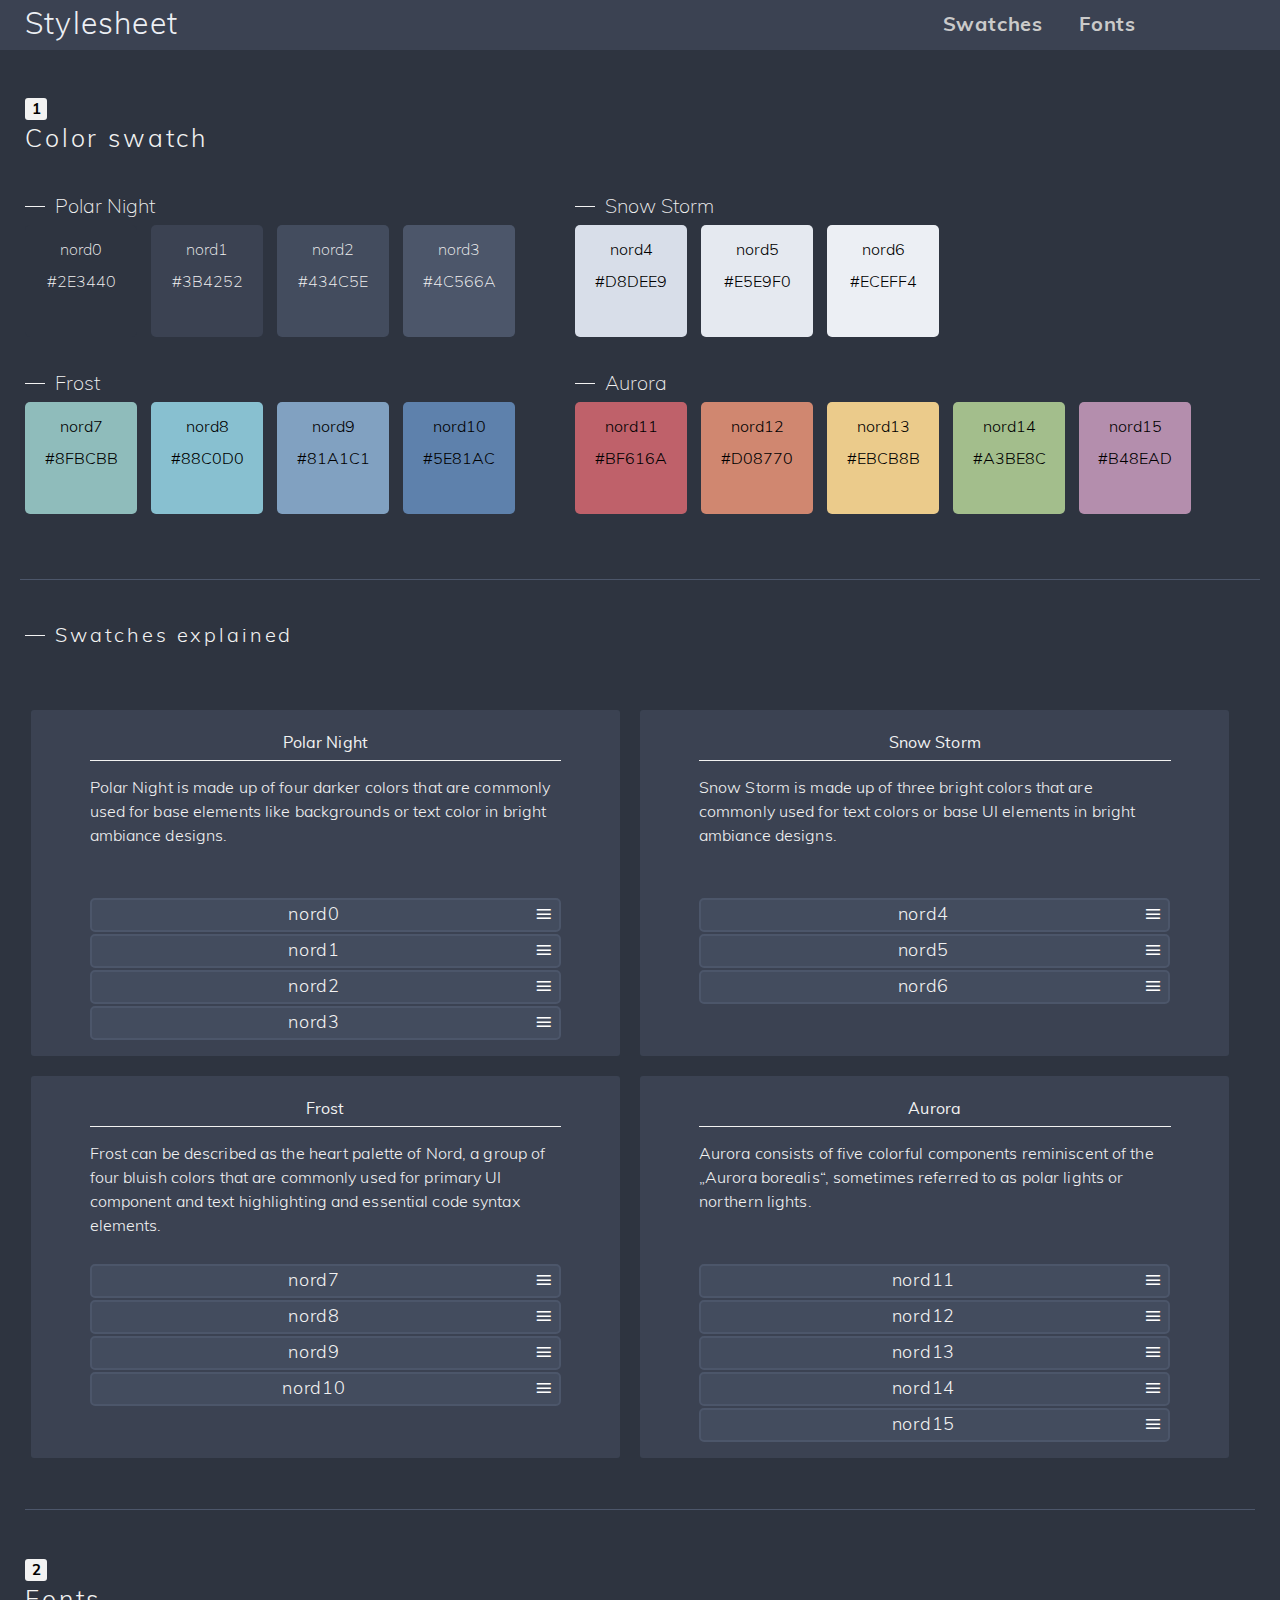
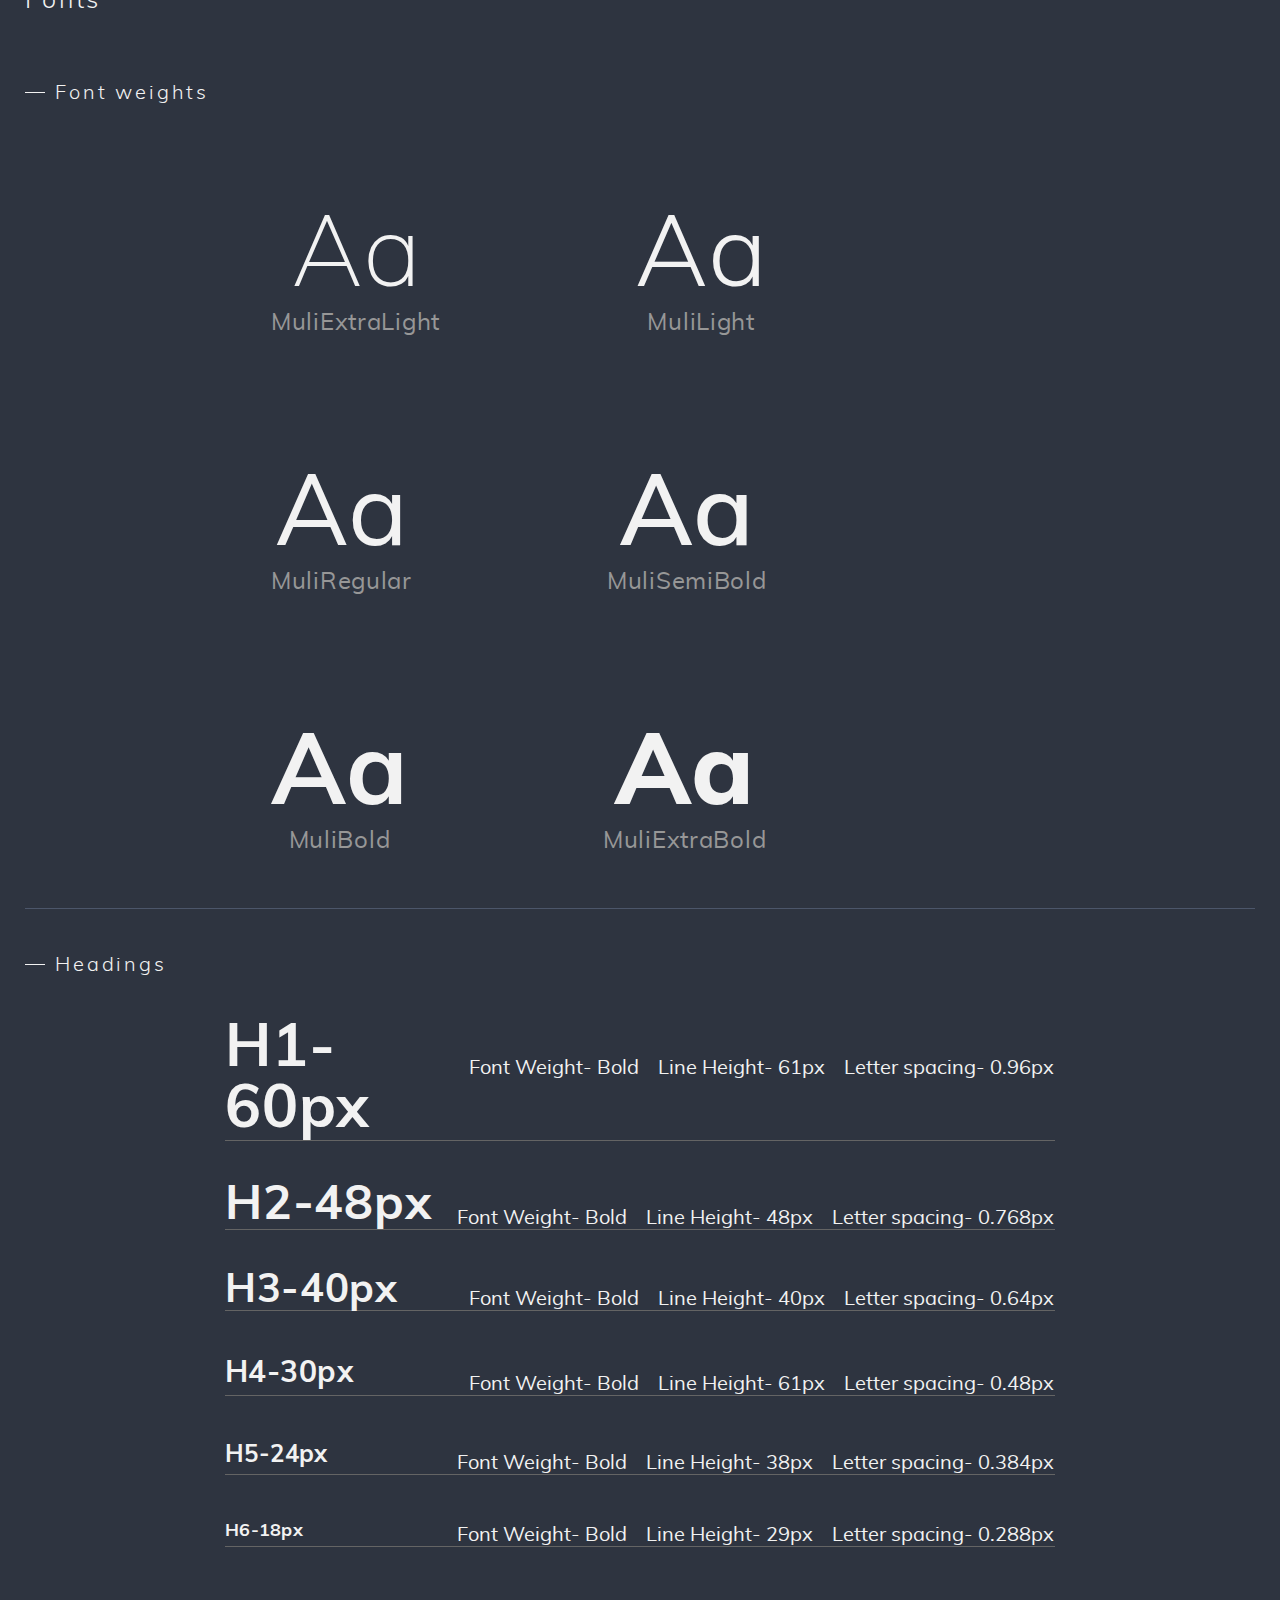
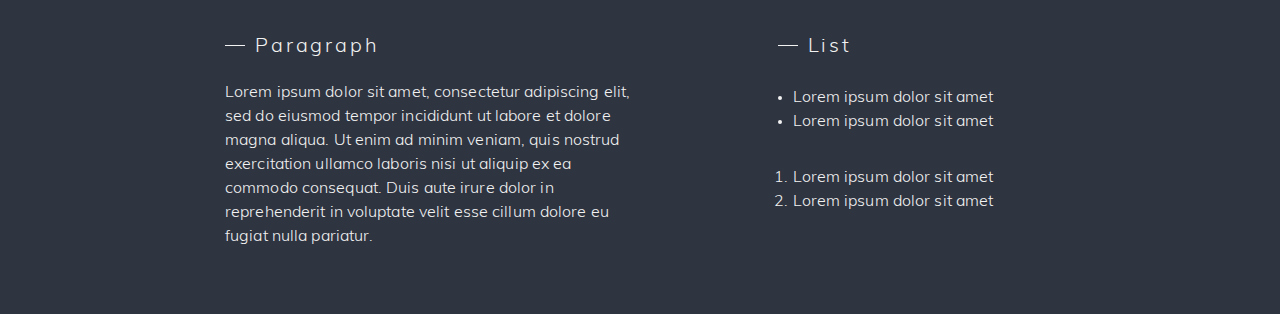
<file: index.html>
<!DOCTYPE html>
<html>
<head>
    <title>Stylesheet</title>
    <link rel="stylesheet" href="./resources/fonts/stylesheet.css">
    <link rel="stylesheet" href="./styles.css">
</head>
<body>
<section class="container">
    <nav>
        <p id="logo">Stylesheet</p>
        <div class="nav-bar">
        <p><a href="#swatch">Swatches </a><a href="#fonts">Fonts</a></p>
        </div>
    </nav>
    <p class="number">1</p>
    <p class="swatch">Color swatch</p>
    <section class="color-container">
    <div>
        <div class="label_polar">
            <p class="title">Polar Night</p>
            <div class="color-panel nord0">
                <p class="color-label">nord0</p>
                <p class="color-hex">#2E3440</p>
            </div>
            <div class="color-panel nord1">
                <p class="color-label nord1">nord1</p>
                <p class="color-hex">#3B4252</p>
            </div>
            <div class="color-panel nord2">
                <p class="color-label nord2">nord2</p>
                <p class="color-hex">#434C5E</p>
            </div>
            <div class="color-panel nord3">
                <p class="color-label nord3">nord3</p>
                <p class="color-hex">#4C566A</p>
            </div>
        </div>
    </div>
    <div>
    <div class="label">
        <p class="title">Snow Storm</p>
        <div class=" color-panel nord4">
            <p class="color-label">nord4</p>
            <p class="color-hex">#D8DEE9</p>
        </div>
        <div class="color-panel nord5">
            <p class="color-label">nord5</p>
                <p class="color-hex">#E5E9F0</p>
        </div>
        <div class="color-panel nord6">
            <p class="color-label">nord6</p>
                <p class="color-hex">#ECEFF4</p>
        </div>
    </div>
        
    </div>
    <div>
        <div class="label">
            <p class="title">Frost</p>
            <div class="color-panel nord7">
                <p class="color-label">nord7</p>
                <p class="color-hex">#8FBCBB</p>
            </div>
            <div class="color-panel nord8">
                <p class="color-label">nord8</p>
                <p class="color-hex">#88C0D0</p>
            </div>
            <div class="color-panel nord9">
                <p class="color-label">nord9</p>
                <p class="color-hex">#81A1C1</p>
            </div>
            <div class="color-panel nord10">
                <p class="color-label">nord10</p>
                <p class="color-hex">#5E81AC</p>
            </div>
        </div>
    </div>
    <div>
        <div class="label">
            <p class="title">Aurora</p>
            <div class="color-panel nord11">
                <p class="color-label">nord11</p>
                <p class="color-hex">#BF616A</p>
            </div>
            <div class="color-panel nord12">
                <p class="color-label">nord12</p>
                <p class="color-hex">#D08770</p>
            </div>
            <div class="color-panel nord13">
                <p class="color-label">nord13</p>
                <p class="color-hex">#EBCB8B</p>
            </div>
            <div class="color-panel nord14">
                <p class="color-label">nord14</p>
                <p class="color-hex">#A3BE8C</p>
            </div>
            <div class="color-panel nord15">
                <p class="color-label">nord15</p>
                <p class="color-hex">#B48EAD</p>
            </div>
        </div>

    </div>

</section>
<section class="color-explained">
        <p id="cexp">Swatches explained</p>
    <div class="explained">
        <div class="explained info">
        <p class="title">Polar Night</p>
        <p class="shortinfo">Polar Night is made up of four darker colors that are commonly used for 
            base elements like backgrounds or text color in bright ambiance designs.
        </p>
        <button class="collapsible">nord0</button>
        <div class="content">
                <p><span>The origin color or the Polar Night palette.</span><br><br>

                    For dark ambiance designs, it is used for background and area coloring while
                     it's not used for syntax highlighting at all because otherwise it would collide with the same background 
                     color. <br><br>
                    
                    For bright ambiance designs, it is used for base elements like plain text, the text editor 
                    caret and reserved syntax characters like curly- and square brackets.
                    It is rarely used for passive UI elements like borders, but might be 
                    possible to achieve a higher contrast and better visual distinction (harder/not flat) between larger 
                    components.
                </p>
            </div>
            <button class="collapsible">nord1</button>
            <div class="content">
                <p><span>A brighter shade color based on nord0</span><br><br>

                    For dark ambiance designs it is used for elevated, more prominent or focused UI elements like <br><br>

                    <ul>
                        <li>status bars and text editor gutters</li>
                        <li>panels, modals and floating popups like notifications or auto completion</li>
                        <li>user interaction/form components like buttons, text/select fields or checkboxes</li>
                    </ul>
                </p>
                <p>
                    It also works fine for more inconspicuous and passive elements like borders or as dropshadow 
                    between different components.
                    There's currently no official port project that makes use of it for syntax highlighting.
                    <br><br>
                    For bright ambiance designs, it is used for more subtle/inconspicuous UI text elements that do not need so 
                    much visual attention.
                    Other use cases are also state animations like a more brighter text color when a button is hovered, 
                    active or focused.
                </p>
            </div>
            <button class="collapsible">nord2</button>
            <div class="content">
                <p><span>An even more brighter shade color of nord0</span><br><br>

                    For dark ambiance designs, it is used to colorize the currently active text editor line as well as selection- 
                    and text highlighting color.
                    For both bright & dark ambiance designs it can also be used as an brighter 
                    variant for the same target elements like nord1.</p>
                </div>
            <button class="collapsible">nord3</button>
            <div class="content">
                <p><span>The brightest shade color based on nord0</span><br><br>

                    For dark ambiance designs, it is used for UI elements like indent- and wrap guide marker.
                    In the context of code syntax highlighting it is used for comments and invisible/non-printable 
                    characters. <br><br>
                    
                    For bright ambiance designs, it is, next to nord1 and nord2 as darker variants, also used for the most 
                    subtle/inconspicuous UI text elements that do not need so much visual attention.
                </p>
        </div>
        
        </div>
        <div class="explained info">
            <p class="title">Snow Storm</p>
        <p  class="shortinfo">Snow Storm is made up of three bright colors that are commonly used for text colors or base UI elements in bright ambiance designs.</p>
        <button class="collapsible">nord4</button>
        <div class="content">
                <p><span>The origin color or the Snow Storm palette.</span><br><br>

                    For dark ambiance designs, it is used for UI elements like the text editor caret.
                    In the context of syntax highlighting it is used as text color for variables, constants, 
                    attributes and fields.<br><br>
                    For bright ambiance designs, it is used for elevated, more prominent or focused UI elements like
                    <br><br>
                    <ul>
                        <li>status bars and text editor gutters</li>
                        <li>panels, modals and floating popups like notifications or auto completion</li>
                        <li>user interaction/form components like buttons, text/select fields or checkboxes</li>
                    </ul>
                    </p><p>
                    <br>
                    It also works fine for more inconspicuous and passive elements like borders or as dropshadow 
                    between different components.
                    In the context of syntax highlighting it's not used at all.
                </p>
            </div>
            <button class="collapsible">nord5</button>
            <div class="content">
                <p><span>A brighter shade color of nord4</span><br><br>

                    For dark ambiance designs, it is used for more subtle/inconspicuous UI text elements that do not need so 
                    much visual attention.
                    Other use cases are also state animations like a more brighter text 
                    color when a button is hovered, active or focused. <br><br>

                    For bright ambiance designs, it is used to colorize the currently active text editor 
                    line as well as selection- and text highlighting color.
                </p>
            </div>
            <button class="collapsible">nord6</button>
            <div class="content">
                <p><span>The brightest shade color based on nord4.</span><br><br>

                    For dark ambiance designs, it is used for elevated UI text elements that require more visual attention.
                    In the context of syntax highlighting it is used as text color for plain text as well as 
                    reserved and structuring 
                    syntax characters like curly- and square brackets.<br><br>

                    For bright ambiance designs, it is used as background and area coloring while it's not used for syntax 
                    highlighting at all because otherwise it would collide with the same background color.
                
                </p>
                </div>
        </div>
        <div class="explained info">
            <p class="title">Frost</p>
        <p  class="shortinfo">Frost can be described as the heart palette of Nord, a group of four bluish colors that are commonly used for primary UI component 
            and text highlighting and essential code syntax elements.</p>
            <button class="collapsible">nord7</button>
            <div class="content">
                    <p><span>A calm and highly contrasted color reminiscent of frozen polar water.</span><br><br>
    
                        Used for UI elements that should, next to the primary accent color nord8, stand out and get more visual attention.
                        In the context of syntax highlighting it is used for classes, types and primitives.<br><br>
                        For bright ambiance designs, it is used for elevated, more prominent or focused UI elements like
                    </p>
                </div>
                <button class="collapsible">nord8</button>
                <div class="content">
                    <p><span>The bright and shiny primary accent color reminiscent of pure and clear ice.</span><br><br>
    
                        Used for primary UI elements with main usage purposes that require the most visual attention.
                        In the context of syntax highlighting it is used for declarations, calls and execution statements 
                        of functions, methods and routines.<br><br>

                    </p>
                </div>
                <button class="collapsible">nord9</button>
                <div class="content">
                    <p><span>A more darkened and less saturated color reminiscent of arctic waters.</span><br><br>
    
                        Used for secondary UI elements that also require more visual attention than other elements.
                        In the context of syntax highlighting it is used for language specific, syntactic and 
                        reserved keywords as well as
                    </p>
                    </div>
                    <button class="collapsible">nord10</button>
                    <div class="content">
                        <p><span>A dark and intensive color reminiscent of the deep arctic ocean.</span><br><br>
        
                            Used for tertiary UI elements that require more visual attention than default elements.
                            In the context of syntax highlighting it is used for pragmas, comment keywords and pre-processor statements.
                        
                        </p>
                        </div>
        </div>
        <div class="explained info">
            <p class="title">Aurora</p>
        <p  class="shortinfo">Aurora consists of five colorful components reminiscent of the „Aurora borealis“, sometimes referred to as polar lights or northern 
            lights.</p>
            <button class="collapsible">nord11</button>
            <div class="content">
                    <p>Used for UI elements that are rendering error states like linter markers and the highlighting of Git diff deletions.
                        In the context of syntax highlighting it is used to override the highlighting of 
                        syntax elements that are detected as errors.
                    </p>
                </div>
                <button class="collapsible">nord12</button>
                <div class="content">
                    <p>Rarely used for UI elements, but it may indicate a more advanced or dangerous functionality.
                        In the context of syntax highlighting it is used for special syntax elements like annotations and decorators.

                    </p>
                </div>
                <button class="collapsible">nord13</button>
                <div class="content">
                    <p>Used for UI elements that are rendering warning states like linter markers and the highlighting of Git diff modifications.
                        In the context of syntax highlighting it is used to override the highlighting of syntax elements that are detec
                        ted as warnings as well as escape characters and within regular expressions.
                    </p>
                    </div>
                    <button class="collapsible">nord14</button>
                    <div class="content">
                        <p>Used for UI elements that are rendering success states and visualizations and the highlighting of Git diff additions.
                            In the context of syntax highlighting it is used as main color for strings of any type like double/
                            single quoted or interpolated.
                        </p>
                        </div>
                        <button class="collapsible">nord15</button>
                        <div class="content">
                            <p>
                                Rarely used for UI elements, but it may indicate a more uncommon functionality.
                                In the context of syntax highlighting it is used as main color for numbers of 
                                any type like integers and floating point numbers.
                            </p>
                            </div>
        </div>
        </div>
    </div>
</section>

    <section class="fonts">
        <div id="fonts"></div>
        <p class="number">2</p>
        <p class="swatch">Fonts</p>
        <p class="weights">Font weights</p>
        <div class="fweights">
            <div class="letterboxes">
            <div class="aa">
                <p class="letter extralight">Aa</p>
                <p class="muli">MuliExtraLight</p>
            </div>
            <div class="aa">
                <p class="letter light">Aa</p>
                <p class="muli">MuliLight</p>
            </div>
            <div class="aa">
                <p class="letter regular">Aa</p>
                <p class="muli">MuliRegular</p>
            </div>
            <div class="aa">
                <p class="letter semibold">Aa</p>
                <p class="muli">MuliSemiBold</p>
            </div>
            <div class="aa">
                <p class="letter bold">Aa</p>
                <p class="muli">MuliBold</p>
            </div>
            <div class="aa">
                <p class="letter extrabold">Aa</p>
                <p class="muli">MuliExtraBold</p>
            </div>
            </div>

        </div>
        <p class="weights">Headings</p>
        <div class="headings">
            <div class="head">
                <div class="fuck">
                <p class="h1info">Font Weight- Bold&emsp;Line Height- 61px&emsp;Letter spacing- 0.96px</p>
            </div>
                <h1 class="h1">H1-60px</h1>
            </div>

            <div class="head">
                <p class="h2info">Font Weight- Bold&emsp;Line Height- 48px&emsp;Letter spacing- 0.768px</p>
                <h2 class="h2">H2-48px</h2>
            </div>

            <div class="head">
                <p class="h3info">Font Weight- Bold&emsp;Line Height- 40px&emsp;Letter spacing- 0.64px</p>
                <h3 class="h3">H3-40px</h3>
            </div>
            <div class="head">
                <p class="h4info">Font Weight- Bold&emsp;Line Height- 61px&emsp;Letter spacing- 0.48px</p>
                <h4 class="h4">H4-30px</h4>
            </div>
            <div class="head">
                <p class="h5info">Font Weight- Bold&emsp;Line Height- 38px&emsp;Letter spacing- 0.384px</p>
                <h5 class="h5">H5-24px</h5>
            </div>
            <div class="head">
                <p class="h6info">Font Weight- Bold&emsp;Line Height- 29px&emsp;Letter spacing- 0.288px</p>
                <h6 class="h6">H6-18px</h6>
            </div>
        </div>

        <section class="examples">
        <div class="para">
            <p class="weights">Paragraph</p>
        <p>Lorem ipsum dolor sit amet, consectetur adipiscing elit, 
            sed do eiusmod tempor incididunt ut labore et dolore magna aliqua. Ut enim ad minim veniam, 
            quis nostrud exercitation ullamco laboris nisi ut aliquip ex ea commodo consequat. 
            Duis aute irure dolor in reprehenderit in voluptate velit esse cillum dolore eu fugiat nulla pariatur.</p>
        </div>
        <div class="list">
            <p class="weights">List</p>
        <ul>
            <li>Lorem ipsum dolor sit amet</li>
            <li>Lorem ipsum dolor sit amet</li>
        </ul>
        <ol>
            <li>Lorem ipsum dolor sit amet</li>
            <li>Lorem ipsum dolor sit amet</li>
        </ol>
    </div>
    </section>
    </section>
</section>

    <script src="./script.js"></script>
</body>
</html>
</file>
<file: resources/fonts/stylesheet.css>
@font-face {
    font-family: 'muliblack';
    src: url('muli-black-webfont.woff2') format('woff2'),
         url('muli-black-webfont.woff') format('woff');
    font-weight: normal;
    font-style: normal;

}




@font-face {
    font-family: 'muliblack_italic';
    src: url('muli-blackitalic-webfont.woff2') format('woff2'),
         url('muli-blackitalic-webfont.woff') format('woff');
    font-weight: normal;
    font-style: normal;

}




@font-face {
    font-family: 'mulibold';
    src: url('muli-bold-webfont.woff2') format('woff2'),
         url('muli-bold-webfont.woff') format('woff');
    font-weight: normal;
    font-style: normal;

}




@font-face {
    font-family: 'mulibold_italic';
    src: url('muli-bolditalic-webfont.woff2') format('woff2'),
         url('muli-bolditalic-webfont.woff') format('woff');
    font-weight: normal;
    font-style: normal;

}




@font-face {
    font-family: 'muliextrabold';
    src: url('muli-extrabold-webfont.woff2') format('woff2'),
         url('muli-extrabold-webfont.woff') format('woff');
    font-weight: normal;
    font-style: normal;

}




@font-face {
    font-family: 'muliextrabold_italic';
    src: url('muli-extrabolditalic-webfont.woff2') format('woff2'),
         url('muli-extrabolditalic-webfont.woff') format('woff');
    font-weight: normal;
    font-style: normal;

}




@font-face {
    font-family: 'muliextralight';
    src: url('muli-extralight-webfont.woff2') format('woff2'),
         url('muli-extralight-webfont.woff') format('woff');
    font-weight: normal;
    font-style: normal;

}




@font-face {
    font-family: 'muliextralight_italic';
    src: url('muli-extralightitalic-webfont.woff2') format('woff2'),
         url('muli-extralightitalic-webfont.woff') format('woff');
    font-weight: normal;
    font-style: normal;

}


@font-face {
    font-family: 'muliitalic';
    src: url('muli-italic-webfont.woff2') format('woff2'),
         url('muli-italic-webfont.woff') format('woff');
    font-weight: normal;
    font-style: normal;

}




@font-face {
    font-family: 'mulilight';
    src: url('muli-light-webfont.woff2') format('woff2'),
         url('muli-light-webfont.woff') format('woff');
    font-weight: normal;
    font-style: normal;

}




@font-face {
    font-family: 'mulilight_italic';
    src: url('muli-lightitalic-webfont.woff2') format('woff2'),
         url('muli-lightitalic-webfont.woff') format('woff');
    font-weight: normal;
    font-style: normal;

}




@font-face {
    font-family: 'muliregular';
    src: url('muli-regular-webfont.woff2') format('woff2'),
         url('muli-regular-webfont.woff') format('woff');
    font-weight: normal;
    font-style: normal;

}

@font-face {
    font-family: 'mulisemibold';
    src: url('muli-semibold-webfont.woff2') format('woff2'),
         url('muli-semibold-webfont.woff') format('woff');
    font-weight: normal;
    font-style: normal;

}




@font-face {
    font-family: 'mulisemibold_italic';
    src: url('muli-semibolditalic-webfont.woff2') format('woff2'),
         url('muli-semibolditalic-webfont.woff') format('woff');
    font-weight: normal;
    font-style: normal;

}
</file>
<file: styles.css>
/* <----------------- nav begin -----------------> */

nav {
    max-width:1366px;
    width:100%;
    display: inline-block;
    height: 50px;
    background-color: #3B4252;
    text-align: center;
    line-height: 38px;
    margin: auto;
    margin-bottom: 25px;
}

.nav-bar {
    margin: auto 20px;
}

nav p {
    color: #ECEFF4;
    text-decoration: none;
    float: right;
    line-height: 25px;
    letter-spacing: 0.82px;
    word-spacing: 30px;
    margin-top: 12.5px;
    margin-right: 10%;
    font-family: "mulibold";
    font-size: 20px;
    width: auto;
}


nav a {
    color: #CACACA;
    text-decoration: none;
}

nav a:hover {
    text-decoration: none;
    color: #88C0D0;
    cursor: pointer;
}

nav #logo {
    font-family: "mulilight";
    color: #ECEFF4;
    width: auto;
    float: left;
    font-size: 30px;
    letter-spacing: 1.2px;
    line-height: 38px;
    margin-top: 6px;
    width: auto;
    margin-left: 25px;
}

/* <----------------- nav end -----------------> */

/* <----------------- body -----------------> */

body {
    margin: auto;
    max-width: 100%;
    color: #f2f2f2;
    background-color: #2E3440;
    font-family: "mulilight";
}

.container {
    margin: auto;
    background: #2E3440;
    max-width:1366px;
}

/* <----------------- body end -----------------> */

/* <----------------- color containers ----------------->*/
.polar, .snow, .frost, .aurora {
    text-align: left;

}

.color-container {
    display: flex;
    flex-wrap: wrap;
    flex-direction: row;
    text-align: center;
    margin: 0 20px;
    justify-content: left;
    box-shadow: 0 1px #4C566A;
    padding-bottom: 50px;
    position: relative;
  }

  .color-panel {
    display: inline-block;
    width: 110px;
    height: 110px;
    text-align: center;
    margin: 0px 5px 15px 5px;
    min-height: 100px;
    border: 1px solid transparent;
    border-radius: 5px;

  }


.label_polar {
    color: #F2F2F2;
    margin-right: 50px;
    font-family: "muliextralight";
    font-size: 20;
    float: middle;
    justify-content: center;
    display: block;
}

.number {
    font-family: "mulibold";
    color: black;
    width: 20px;
    height:20px;
    background-color: #F2F2F2;
    text-align: center;
    line-height: 22px;
    font-size: 15px;
    padding: 0px;
    border: 1px solid transparent;
    border-radius: 3px;
    margin: 20px 0px 0px;
    margin-left: 25px;
}


.label {
    color: #000;
    font-family: "mulilight";
    margin-right: 50px;
    justify-content: left;
    display: block;
}

.color-container .title {
    margin-left: 5px;
    color: #f2f2f2;
    text-align: left;
    font-size: 20px;
    letter-spacing: 0px;
    line-height: 25px;
    font-family: "muliextralight";
    margin-bottom: 5px;
}
.color-container .title::before {
    content: " ";
    display: block;
    width: 20px;
    height: 1px;
    background: #f2f2f2;
    margin-top: 11px;
    font-family: "muliextralight";
    position: static;
    float: left;
    line-height: 25px;
    margin-right: 10px;
}

.swatch {
    padding-top: 5px;
    padding-bottom: 20px;
    font-size: 25px;
    letter-spacing: 2.85px;
    line-height: 30px;
    font-family: "mulilight";
    margin: 0px;
    margin-left: 25px;
}

/* <----------------- End color containers ----------------->*/

/* <----------------- Color boxes -----------------> */

.nord0 {
    background-color: #2E3440;
}

.nord1 {
    background-color: #3B4252;
}
 .nord2 {
    background-color: #434C5E;
 }

 .nord3 {
    background-color: #4C566A;
 }

 .nord4 {
    background-color: #D8DEE9;
 }

 .nord5 {
    background-color: #E5E9F0;
 }

 .nord6 {
    background-color: #ECEFF4;
 }

 .nord7 {
    background-color: #8FBCBB;
 }

 .nord8 {
    background-color: #88c0d0;
 }

 .nord9 {
    background-color: #81a1c1;
 }

 .nord10 {
    background-color: #5e81ac;
 }

 .nord11 {
    background-color: #bf616a;
 }

 .nord12 {
    background-color: #d08770;
 }

 .nord13 {
    background-color: #ebcb8b;
 }

 .nord14 {
    background-color: #a3be8c;

 }

 .nord15 {
    background-color: #b48ead;
 }

/* <----------------- end color boxes -----------------> */
 
/* <----------------- Color explained -----------------> */

.color-explained {
    text-align: center;
    max-width: 100%;
    display: flex;
    flex-wrap: wrap;
    justify-content: center;
    position: relative;
    padding-bottom: 50px;
    box-shadow: 0 1px #4C566A;
    margin-left: 25px;
    margin-right: 25px;
  }

.explained {
    min-width: 48%;
    display: flex;
    flex-wrap: wrap;
    border: 1px solid transparent;
    border-radius: 3px;
    position: relative;
    justify-content: center;
    min-height: 500px;
}

.explained .info{
    max-width: 40%;
    display: inline-block;
    font-family: "mulilight";
    text-align: center;
    color: #F2F2F2;
    position: relative;
    margin-top: 20px;
    margin-right: 20px;
    min-height: 200px;
    padding-bottom: 20px;
    font-size: 16px;
    letter-spacing: 0.108px;
    line-height: 24px;
    border: 1px hidden white;
    background-color: #3B4252;
}

.explained .shortinfo {
    min-height: 100px;
}

.info p {
    margin-left: 10%;
    margin-right: 10%;
    text-align:left;
    font-size: 16px;
}

.info p span {
    font-family: "mulibold";
    letter-spacing: 1.2px;
}

.color-explained .swatch {
    float: left;
}

.color-explained .title {
    padding-top: 5px;
    padding-bottom: 5px;
    color: #F2F2F2;
    box-shadow: 0px 1px #F2F2F2;
    text-align: center;
    font-family: "muliregular";
}

#cexp {
    padding-top: 25px;
    display: inline-block;
    padding-bottom: 20px;
    font-size: 20px;
    letter-spacing: 2.85px;
    line-height: 25px;
    font-family: "mulilight";
    text-align: left;
    justify-content: left;
    width: 100%;
}


button {
    background-color: #5E81AC;

}
.collapsible {
    background-color: #434C5E;
    cursor: pointer;
    border: 2px solid #4C566A;
    border-radius: 5px;
    font-size: 18px;
    width: 80%;
    color: #f2f2f2;
    letter-spacing: 0.72px;
    font-family: "mulilight";
    margin: 6px;
    line-height: 28px;
    float: center;
  }
  
  .active, .collapsible:hover {
    background-color: #3B4252;
    border: 1px solid #4C566A;
    cursor: pointer;
    color: #F2F2F2
  }
  
  .content {
    max-height: 0;
    overflow: hidden;
    transition: max-height 0.2s ease-out;
    background-color: #3B4252;
    width: 80%;
    text-align: left;
    margin-left: 10%;
    margin-top: -10px;
  }

.explained .content p {
    color: #f2f2f2;
    width: 90%;
    margin-left: 5%;
    font-family: "mulilight";
    font-size: 16px;
    letter-spacing: 0.108px;
    line-height: 24px;
}

.content p span {
    color: #f2f2f2;
    font-family: "mulibold";
    margin-left: 5%;
    letter-spacing: 0.108px;
}

.collapsible:after {
    content: '\2261'; /* Unicode character */
    font-size: 30px;
    color: white;
    float: right;
    margin-left: 5px;
  }
  
  .active:after {
    content: "\2261"; /* Unicode character */
  }

/* <----------------- colors explained end -----------------> */

/* <----------------- fonts begin -----------------> */

  .fonts {
    width: 100%;
    margin-top: 50px;
  }

  #cexp::before {
    content: " ";
    display: block;
    width: 20px;
    height: 1px;
    background: #f2f2f2;
    margin-top: 11px;
    font-family: "muliextralight";
    position: static;
    float: left;
    line-height: 25px;
    margin-right: 10px;
}

.weights {
    margin-left: 25px;
    padding-top: 25px;
    display: inline-block;
    font-size: 20px;
    letter-spacing: 2.85px;
    line-height: 25px;
    font-family: "mulilight";
    text-align: left;
    justify-content: left;
    width: 100%;
    margin-bottom: 0;
    padding-bottom: 0;
}

.weights::before {
    content: " ";
    display: block;
    width: 20px;
    height: 1px;
    background: #f2f2f2;
    margin-top: 11px;
    font-family: "muliextralight";
    position: static;
    float: left;
    line-height: 25px;
    margin-right: 10px;
}

.fweights {
    margin-left: 25px;
    margin-top: 0;
    margin-right: 25px;
    box-shadow: 0 1px #4C566A;
    justify-content: center;
}

.letterboxes {
    justify-content: center;
    margin-left: 20%;
    padding-bottom: 25px;
    padding-top: 0px;
    margin-top: 0px;
}

.aa {
    display: inline-block;
    font-size: 50px;
    text-align: center;
    margin-right: 191px;
    justify-content: center;
    margin-bottom: 0;
    padding-bottom: 0;
}

.aa .muli {
    font-size: 24px;
    margin-top: 0;
    font-family: "muliregular";
    letter-spacing: 0.72px;
    line-height: 35px;
    color: #979797;
}

.aa .letter {
    font-size: 100px;
    margin-bottom: 0;
    line-height: 100px;
    letter-spacing: 0;
}

.extralight {
    font-family: "muliextralight";
}

.light {
    font-family: "mulilight";
}

.regular {
    font-family: "muliregular";
}

.semibold {
    font-family: "mulisemibold";
}

.bold {
    font-family: "mulibold";
}

.extrabold {
    font-family: "muliextrabold";
}

.headings {
    margin-left: 25px;
    margin-right: 25px;
    font-family: "mulibold";
}

.head {
    font-family: "mulibold";
    margin-right: 200px;
    margin-left: 200px;
}

.fuck {
    justify-content: right;
}

.h1::after {
    content: " ";
    display: block;
    width: 100%;
    height: 1px;
    background: #646464;
    font-family: "muliextralight";
    position: static;
    float: center;
    margin-bottom: 10px;
}

.h1info {
    display: block;
    float: right;
    font-family: "muliregular";
    position: relative;
    font-size: 20px;
    line-height: 60px;
    text-align: right;
    margin-right: 1px;
}

.h1 {
    font-size: 60px !important;
    letter-spacing: 0.96px;
    line-height: 61px;
}

.h2::after {
    content: " ";
    display: block;
    width: 100%;
    height: 1px;
    background: #646464;
    font-family: "muliextralight";
    position: static;
    float: center;
}

.h2info {
    display: block;
    float: right;
    font-family: "muliregular";
    position: relative;
    font-size: 20px;
    margin-right: 1px;
    line-height: 48px;
    top: -7px;
}

.h2 {
    font-size: 48px !important;
    letter-spacing: 0.768px;
    line-height: 48px;
}


.h3::after {
    content: " ";
    display: block;
    width: 100%;
    height: 1px;
    background: #646464;
    font-family: "muliextralight";
    position: static;
    float: center;
}

.h3info {
    display: block;
    float: right;
    font-family: "muliregular";
    position: relative;
    font-size: 20px;
    margin-right: 1px;
    margin-bottom: 5px;
    line-height: 40px;
    top: -11px;

}

.h3 {
    font-size: 40px;
    letter-spacing: 0.64px;
    line-height: 40px;
    display: block;
}

.h4::after {
    content: " ";
    display: block;
    width: 100%;
    height: 1px;
    background: #646464;
    font-family: "muliextralight";
    position: static;
    float: center;
}

.h4info {
    display: block;
    float: right;
    font-family: "muliregular";
    position: relative;
    font-size: 20px;
    margin-right: 1px;
    margin-bottom: 5px;
    line-height: 30px;
    top: -2px;

}

.h4 {
    font-size: 30px;
    letter-spacing: 0.48px;
    line-height: 44px;
}

.h5::after {
    content: " ";
    display: block;
    width: 100%;
    height: 1px;
    background: #646464;
    font-family: "muliextralight";
    position: static;
    float: center;
}

.h5info {
    display: block;
    float: right;
    font-family: "muliregular";
    position: relative;
    font-size: 20px;
    margin-right: 1px;
    margin-bottom: 5px;
    line-height: 24px;
    top: -5px;

}

.h5 {
    font-size: 24px;
    letter-spacing: 0.384px;
    line-height: 38px;
}

.h6::after {
    content: " ";
    display: block;
    width: 100%;
    height: 1px;
    background: #646464;
    font-family: "muliextralight";
    position: static;
    float: center;
}

.h6info {
    display: block;
    float: right;
    font-family: "muliregular";
    position: relative;
    font-size: 20px;
    margin-right: 1px;
    line-height: 18px;
    top: -11px;

}

.h6 {
    font-size: 18px;
    letter-spacing: 0.288px;
    line-height: 29px;
}

.examples {
    display: flex;
    font-family: "mulilight";
    text-align: left;
    color: #F2F2F2;
    font-size: 16px;
    letter-spacing: 0.108px;
    line-height: 24px;
    justify-content: left;
    padding-bottom: 50px;
    margin-left: 225px;
}

.para {
    display: inline-block;
    max-width: 50%;
}

.list {
    display: inline-block;
    max-width: 50%

}

.para p {
    width: 80%;
}

.list ul,ol {
    width: 80%;
    margin-right: 10%;
    float: left;
}

.list .weights {
    padding-top: 25px;
    display: inline-block;
    font-size: 20px;
    letter-spacing: 2.85px;
    line-height: 25px;
    font-family: "mulilight";
    text-align: left;
    justify-content: left;
    width: 100%;
    margin-bottom: 0;
    padding-bottom: 10px;


}

.para .weights {
    padding-bottom: 5px;
    margin-left: 0px;
}
</file>
